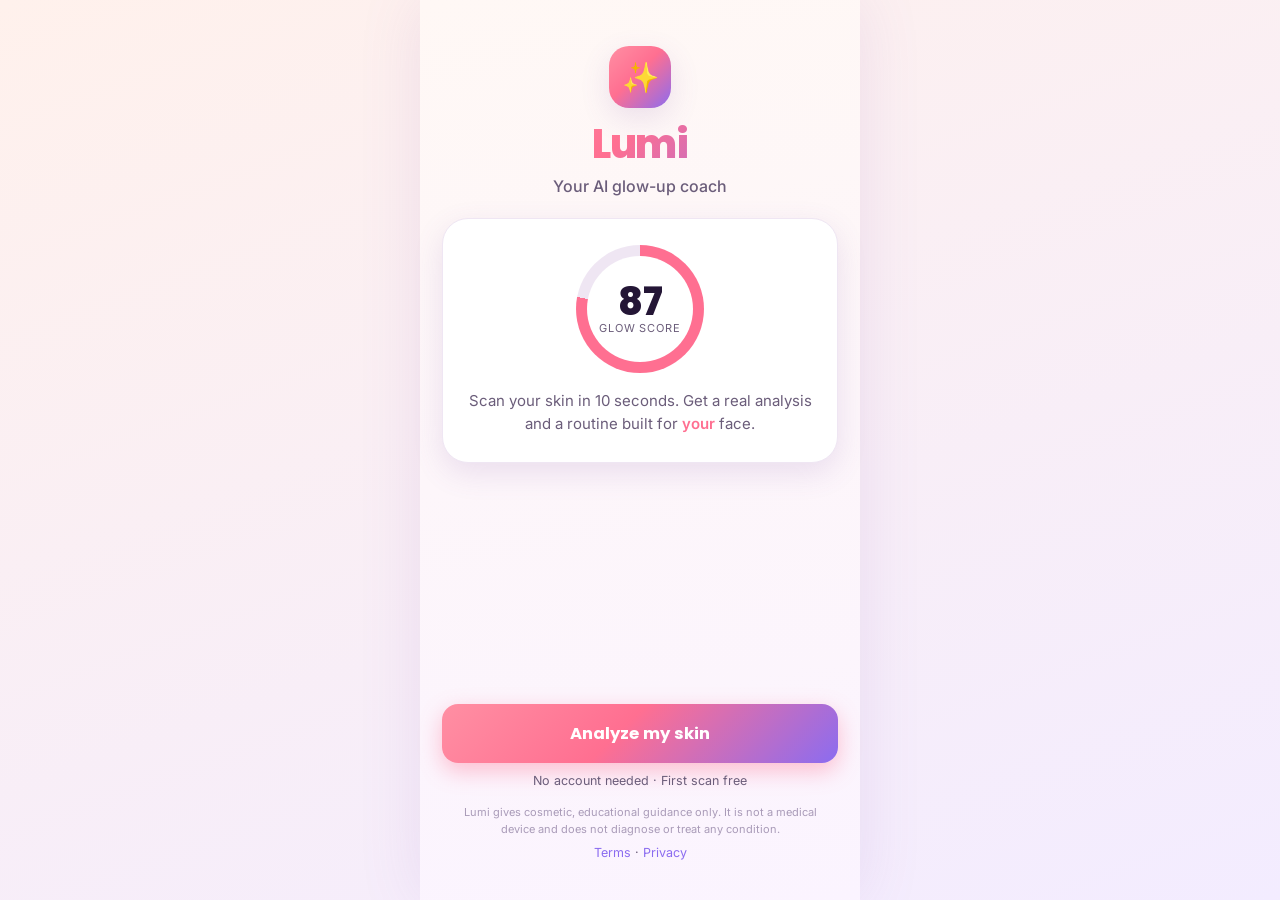
<file: index.html>
<!DOCTYPE html>
<html lang="en">
<head>
<meta charset="UTF-8" />
<meta name="viewport" content="width=device-width, initial-scale=1.0, maximum-scale=1.0, user-scalable=no" />
<meta name="theme-color" content="#FFF1EC" />
<title>Lumi — AI Skin & Glow-Up Coach</title>
<link rel="preconnect" href="https://fonts.googleapis.com" />
<link rel="preconnect" href="https://fonts.gstatic.com" crossorigin />
<link href="https://fonts.googleapis.com/css2?family=Poppins:wght@500;600;700;800&family=Inter:wght@400;500;600&display=swap" rel="stylesheet" />
<link rel="stylesheet" href="styles.css?v=4" />
</head>
<body>
<div class="phone">

  <!-- ============ START ============ -->
  <section id="view-start" class="view active">
    <div class="brand-mark">✨</div>
    <h1 class="logo">Lumi</h1>
    <p class="tagline">Your AI glow-up coach</p>
    <div class="hero-card">
      <div class="hero-ring">
        <span class="hero-ring-num">87</span>
        <span class="hero-ring-lbl">Glow Score</span>
      </div>
      <p class="hero-blurb">Scan your skin in 10 seconds. Get a real analysis and a routine built for <em>your</em> face.</p>
    </div>
    <button id="btn-start" class="btn btn-primary">Analyze my skin</button>
    <p class="micro">No account needed · First scan free</p>
    <p class="disclaimer-sm">Lumi gives cosmetic, educational guidance only. It is not a medical device and does not diagnose or treat any condition.</p>
    <p class="micro foot-links"><a href="terms.html">Terms</a> · <a href="privacy.html">Privacy</a></p>
  </section>

  <!-- ============ CAPTURE ============ -->
  <section id="view-capture" class="view">
    <button class="back" data-back="view-start">‹</button>
    <h2 class="screen-title">Take a selfie</h2>
    <p class="screen-sub">Face the light. No makeup, no filter, neutral expression.</p>

    <label id="drop" class="capture-frame" for="file-input">
      <img id="preview" alt="" hidden />
      <div id="capture-placeholder" class="capture-placeholder">
        <div class="cap-icon">📷</div>
        <span>Tap to take or upload a photo</span>
      </div>
    </label>
    <input id="file-input" type="file" accept="image/*" capture="user" hidden />

    <ul class="tips">
      <li>✅ Bright, even light</li>
      <li>✅ Front-facing, fill the frame</li>
      <li>🚫 Avoid harsh shadows / filters</li>
    </ul>

    <button id="btn-analyze" class="btn btn-primary" disabled>Analyze</button>
  </section>

  <!-- ============ ANALYZING ============ -->
  <section id="view-analyzing" class="view">
    <div class="scan-visual">
      <img id="scan-img" alt="" />
      <div class="scan-line"></div>
    </div>
    <h2 class="screen-title">Analyzing your skin…</h2>
    <ul id="analyze-steps" class="analyze-steps"></ul>
    <div class="bar"><div id="analyze-bar" class="bar-fill"></div></div>
  </section>

  <!-- ============ RESULTS ============ -->
  <section id="view-results" class="view">
    <h2 class="screen-title">Your skin report</h2>
    <div class="score-wrap">
      <svg class="ring" viewBox="0 0 120 120">
        <circle class="ring-bg" cx="60" cy="60" r="52" />
        <circle id="score-ring" class="ring-fg" cx="60" cy="60" r="52" />
      </svg>
      <div class="score-center">
        <span id="glow-score" class="score-num">–</span>
        <span class="score-lbl">Glow Score</span>
      </div>
    </div>
    <p id="score-verdict" class="score-verdict"></p>

    <div id="metrics" class="metrics"></div>

    <div class="concern-block">
      <h3 class="block-title">Your focus areas</h3>
      <div id="concerns" class="concerns"></div>
    </div>

    <button id="btn-get-routine" class="btn btn-primary">Get my glow-up routine</button>
    <p class="disclaimer-sm">Estimates are based on your photo and lighting. For any medical skin concern, see a dermatologist.</p>
  </section>

  <!-- ============ PAYWALL ============ -->
  <section id="view-paywall" class="view">
    <button class="back" data-back="view-results">‹</button>
    <div class="paywall-head">
      <div class="brand-mark sm">✨</div>
      <h2 class="screen-title">Unlock your glow-up plan</h2>
    </div>
    <ul class="unlock-list">
      <li>🧴 Your personalized AM + PM routine</li>
      <li>📈 Daily progress tracking &amp; before/after</li>
      <li>🔁 Unlimited re-scans to watch your score climb</li>
      <li>🎯 Weekly focus tuned to your skin</li>
    </ul>
    <div class="price-card">
      <div class="price-badge">3 days free</div>
      <div class="price-main"><span id="price-weekly">$6.99</span><span class="price-per">/week</span></div>
      <p class="price-sub">Free for 3 days, then billed weekly. Cancel anytime.</p>
    </div>
    <button id="btn-trial" class="btn btn-primary">Start my free trial</button>
    <button id="btn-restore" class="btn btn-ghost">Restore purchase</button>
    <p class="legal">By continuing you agree to the <a href="terms.html">Terms</a> &amp; <a href="privacy.html">Privacy Policy</a>. Subscription auto-renews until cancelled in your App Store settings.</p>
    <button id="btn-demo-unlock" class="demo-link">▷ Preview unlocked (demo)</button>
  </section>

  <!-- ============ ROUTINE ============ -->
  <section id="view-routine" class="view">
    <h2 class="screen-title">Your glow-up routine</h2>
    <p id="routine-intro" class="screen-sub"></p>
    <div id="routine-content" class="routine-content"></div>
    <div class="routine-note">
      💡 Introduce one new active at a time, patch-test first, and wear SPF every morning. This is cosmetic guidance, not medical advice.
    </div>
    <button id="btn-track" class="btn btn-primary">Track my progress</button>
  </section>

  <!-- ============ PROGRESS ============ -->
  <section id="view-progress" class="view">
    <h2 class="screen-title">Your progress</h2>
    <div id="streak" class="streak"></div>
    <div class="chart-card">
      <div id="progress-chart" class="chart"></div>
      <div class="chart-x" id="chart-x"></div>
    </div>
    <div id="progress-content" class="progress-content"></div>
    <button id="btn-rescan" class="btn btn-primary">Scan again</button>
    <button id="btn-reset" class="btn btn-ghost">Reset history</button>
  </section>

  <div id="toast" class="toast"></div>
</div>
<script src="app.js?v=2"></script>
</body>
</html>
</file>
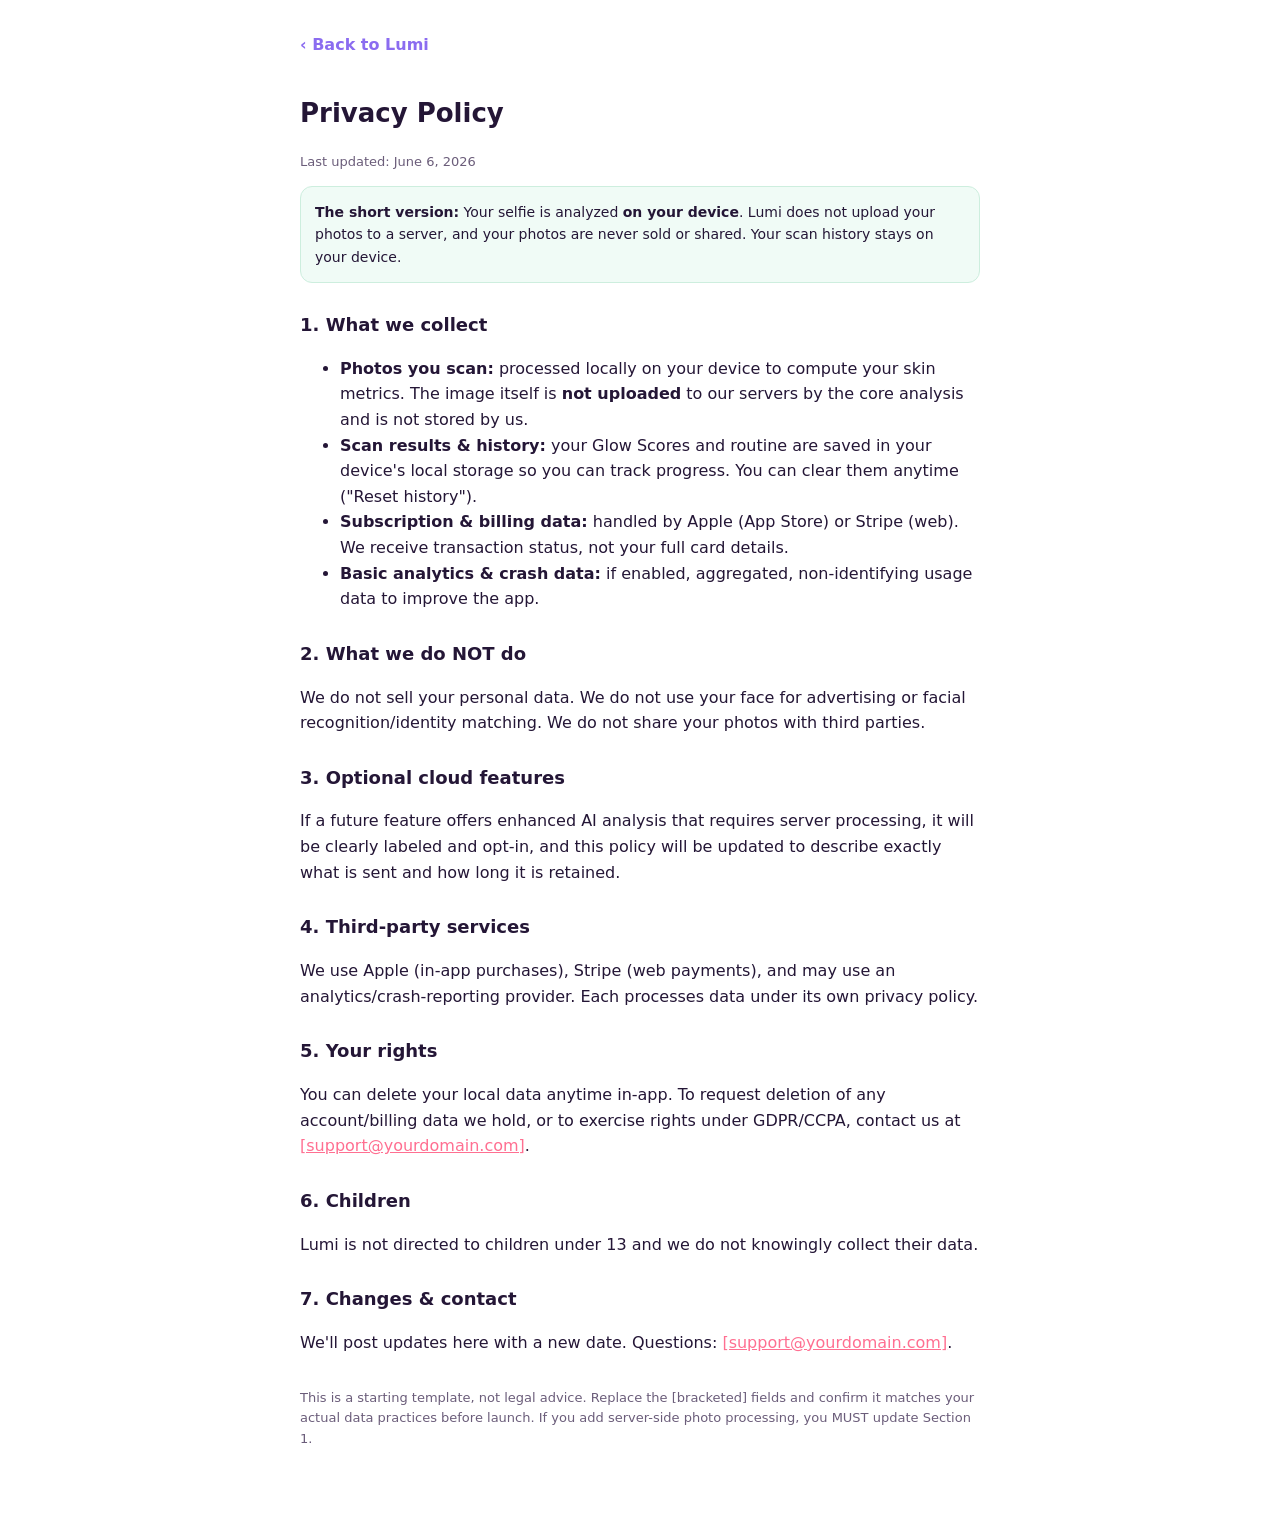
<file: privacy.html>
<!DOCTYPE html>
<html lang="en"><head>
<meta charset="UTF-8" /><meta name="viewport" content="width=device-width, initial-scale=1.0" />
<title>Privacy Policy — Lumi</title>
<meta name="color-scheme" content="light" />
<style>
html{background:#fff}
body{font-family:-apple-system,system-ui,sans-serif;max-width:680px;margin:0 auto;padding:32px 22px 64px;color:#241636;background:#fff;line-height:1.6}
h1{font-size:26px}h2{font-size:18px;margin-top:28px}a{color:#FF6F91}
.back{display:inline-block;margin-bottom:18px;text-decoration:none;color:#8B6CF0;font-weight:600}
.muted{color:#6b5d7a;font-size:13px}
.box{background:#f0fbf6;border:1px solid #cdeede;border-radius:12px;padding:14px;font-size:14px}
</style></head><body>
<a class="back" href="index.html">‹ Back to Lumi</a>
<h1>Privacy Policy</h1>
<p class="muted">Last updated: June 6, 2026</p>

<div class="box"><strong>The short version:</strong> Your selfie is analyzed <strong>on your device</strong>. Lumi does not upload your photos to a server, and your photos are never sold or shared. Your scan history stays on your device.</div>

<h2>1. What we collect</h2>
<ul>
<li><strong>Photos you scan:</strong> processed locally on your device to compute your skin metrics. The image itself is <strong>not uploaded</strong> to our servers by the core analysis and is not stored by us.</li>
<li><strong>Scan results &amp; history:</strong> your Glow Scores and routine are saved in your device's local storage so you can track progress. You can clear them anytime ("Reset history").</li>
<li><strong>Subscription &amp; billing data:</strong> handled by Apple (App Store) or Stripe (web). We receive transaction status, not your full card details.</li>
<li><strong>Basic analytics &amp; crash data:</strong> if enabled, aggregated, non-identifying usage data to improve the app.</li>
</ul>

<h2>2. What we do NOT do</h2>
<p>We do not sell your personal data. We do not use your face for advertising or facial recognition/identity matching. We do not share your photos with third parties.</p>

<h2>3. Optional cloud features</h2>
<p>If a future feature offers enhanced AI analysis that requires server processing, it will be clearly labeled and opt-in, and this policy will be updated to describe exactly what is sent and how long it is retained.</p>

<h2>4. Third-party services</h2>
<p>We use Apple (in-app purchases), Stripe (web payments), and may use an analytics/crash-reporting provider. Each processes data under its own privacy policy.</p>

<h2>5. Your rights</h2>
<p>You can delete your local data anytime in-app. To request deletion of any account/billing data we hold, or to exercise rights under GDPR/CCPA, contact us at <a href="mailto:[support@yourdomain.com]">[support@yourdomain.com]</a>.</p>

<h2>6. Children</h2>
<p>Lumi is not directed to children under 13 and we do not knowingly collect their data.</p>

<h2>7. Changes &amp; contact</h2>
<p>We'll post updates here with a new date. Questions: <a href="mailto:[support@yourdomain.com]">[support@yourdomain.com]</a>.</p>

<p class="muted" style="margin-top:32px">This is a starting template, not legal advice. Replace the [bracketed] fields and confirm it matches your actual data practices before launch. If you add server-side photo processing, you MUST update Section 1.</p>
</body></html>
</file>
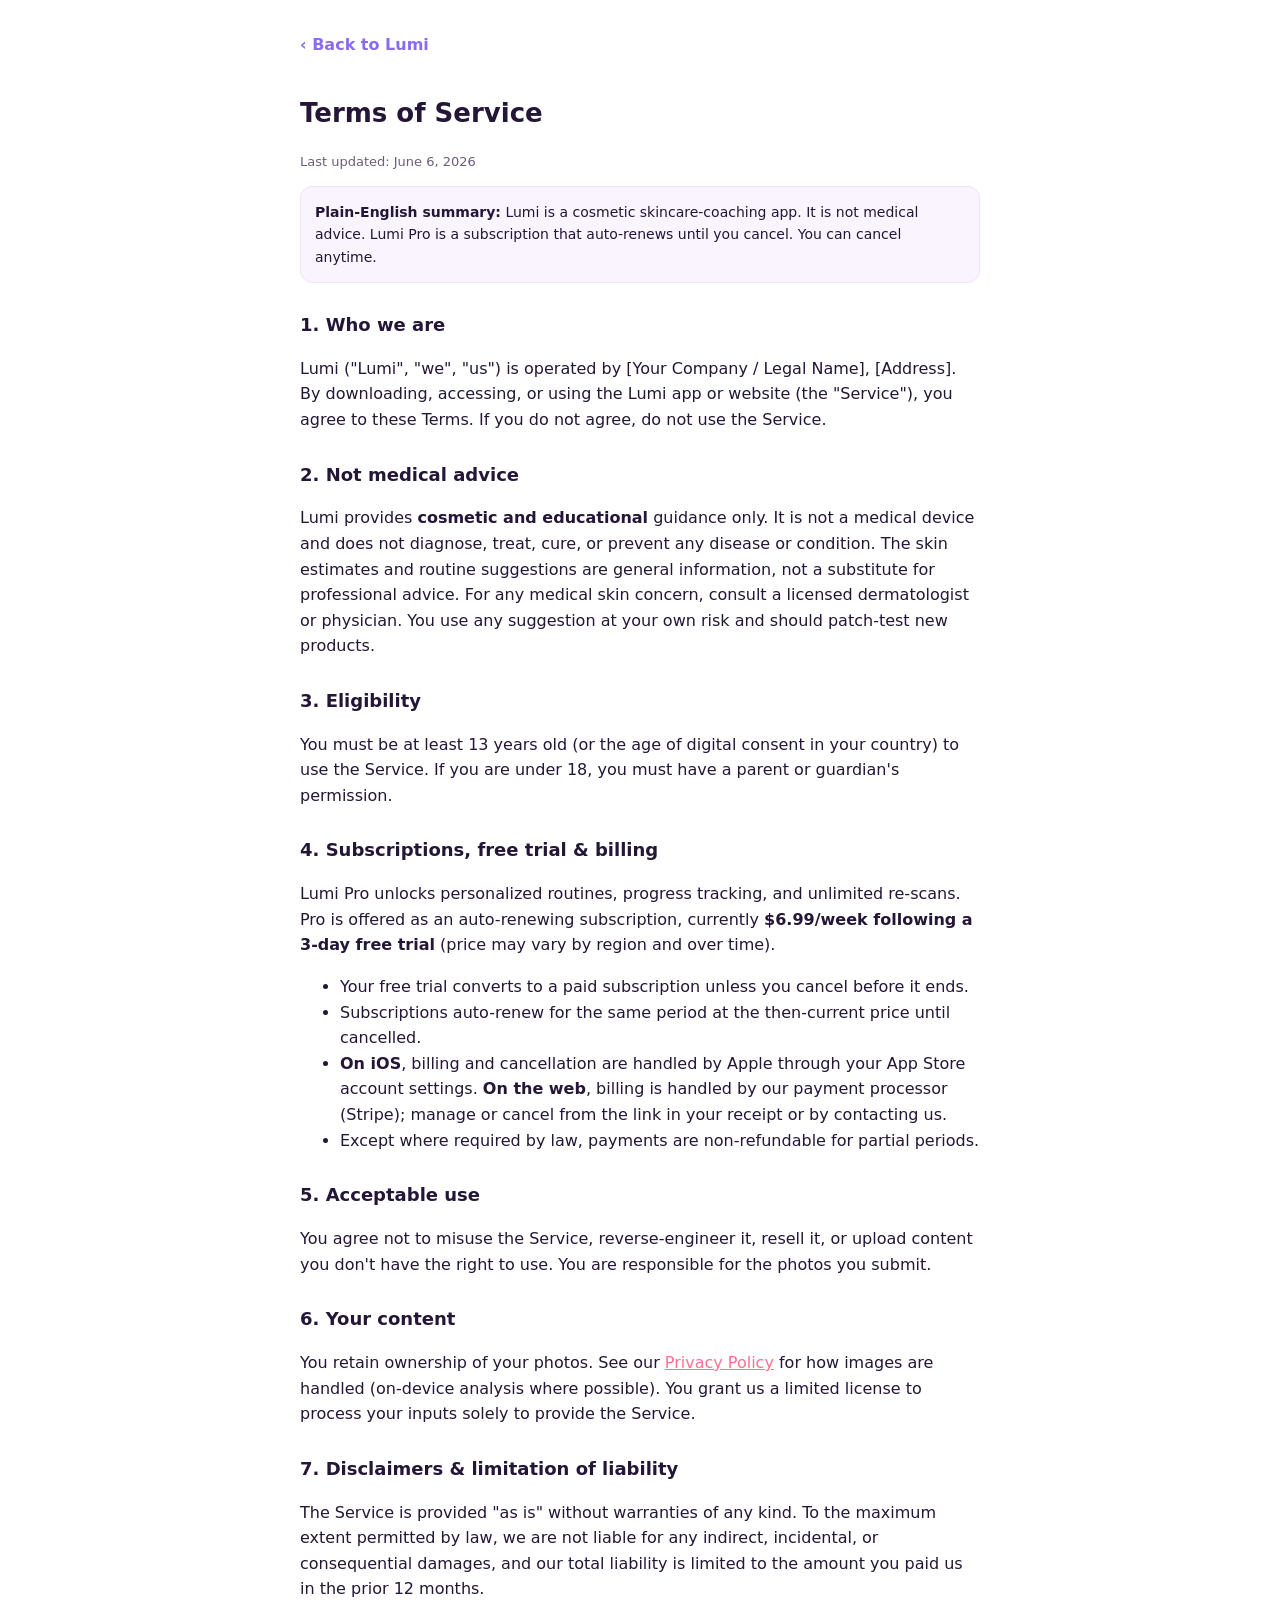
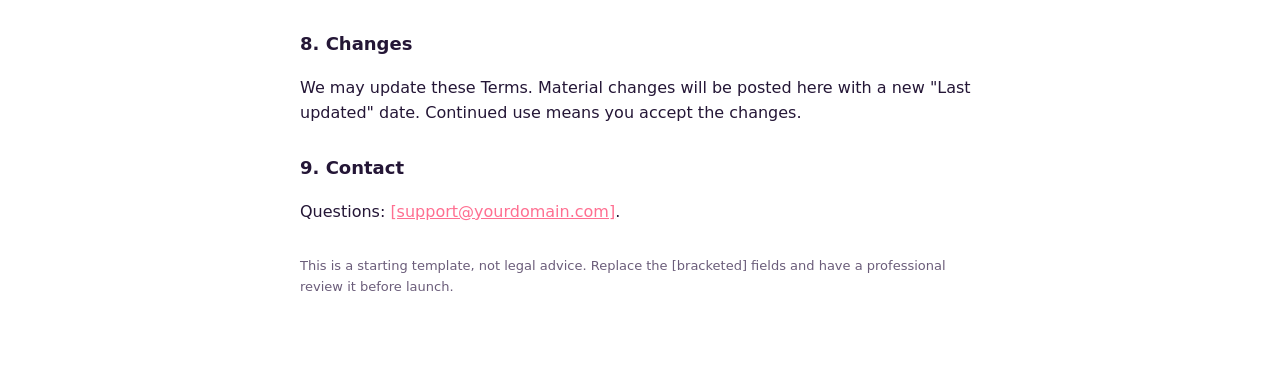
<file: terms.html>
<!DOCTYPE html>
<html lang="en"><head>
<meta charset="UTF-8" /><meta name="viewport" content="width=device-width, initial-scale=1.0" />
<title>Terms of Service — Lumi</title>
<meta name="color-scheme" content="light" />
<style>
html{background:#fff}
body{font-family:-apple-system,system-ui,sans-serif;max-width:680px;margin:0 auto;padding:32px 22px 64px;color:#241636;background:#fff;line-height:1.6}
h1{font-size:26px}h2{font-size:18px;margin-top:28px}a{color:#FF6F91}
.back{display:inline-block;margin-bottom:18px;text-decoration:none;color:#8B6CF0;font-weight:600}
.muted{color:#6b5d7a;font-size:13px}
.box{background:#faf4ff;border:1px solid #efe6f3;border-radius:12px;padding:14px;font-size:14px}
</style></head><body>
<a class="back" href="index.html">‹ Back to Lumi</a>
<h1>Terms of Service</h1>
<p class="muted">Last updated: June 6, 2026</p>

<div class="box"><strong>Plain-English summary:</strong> Lumi is a cosmetic skincare-coaching app. It is not medical advice. Lumi Pro is a subscription that auto-renews until you cancel. You can cancel anytime.</div>

<h2>1. Who we are</h2>
<p>Lumi ("Lumi", "we", "us") is operated by [Your Company / Legal Name], [Address]. By downloading, accessing, or using the Lumi app or website (the "Service"), you agree to these Terms. If you do not agree, do not use the Service.</p>

<h2>2. Not medical advice</h2>
<p>Lumi provides <strong>cosmetic and educational</strong> guidance only. It is not a medical device and does not diagnose, treat, cure, or prevent any disease or condition. The skin estimates and routine suggestions are general information, not a substitute for professional advice. For any medical skin concern, consult a licensed dermatologist or physician. You use any suggestion at your own risk and should patch-test new products.</p>

<h2>3. Eligibility</h2>
<p>You must be at least 13 years old (or the age of digital consent in your country) to use the Service. If you are under 18, you must have a parent or guardian's permission.</p>

<h2>4. Subscriptions, free trial &amp; billing</h2>
<p>Lumi Pro unlocks personalized routines, progress tracking, and unlimited re-scans. Pro is offered as an auto-renewing subscription, currently <strong>$6.99/week following a 3-day free trial</strong> (price may vary by region and over time).</p>
<ul>
<li>Your free trial converts to a paid subscription unless you cancel before it ends.</li>
<li>Subscriptions auto-renew for the same period at the then-current price until cancelled.</li>
<li><strong>On iOS</strong>, billing and cancellation are handled by Apple through your App Store account settings. <strong>On the web</strong>, billing is handled by our payment processor (Stripe); manage or cancel from the link in your receipt or by contacting us.</li>
<li>Except where required by law, payments are non-refundable for partial periods.</li>
</ul>

<h2>5. Acceptable use</h2>
<p>You agree not to misuse the Service, reverse-engineer it, resell it, or upload content you don't have the right to use. You are responsible for the photos you submit.</p>

<h2>6. Your content</h2>
<p>You retain ownership of your photos. See our <a href="privacy.html">Privacy Policy</a> for how images are handled (on-device analysis where possible). You grant us a limited license to process your inputs solely to provide the Service.</p>

<h2>7. Disclaimers &amp; limitation of liability</h2>
<p>The Service is provided "as is" without warranties of any kind. To the maximum extent permitted by law, we are not liable for any indirect, incidental, or consequential damages, and our total liability is limited to the amount you paid us in the prior 12 months.</p>

<h2>8. Changes</h2>
<p>We may update these Terms. Material changes will be posted here with a new "Last updated" date. Continued use means you accept the changes.</p>

<h2>9. Contact</h2>
<p>Questions: <a href="mailto:[support@yourdomain.com]">[support@yourdomain.com]</a>.</p>

<p class="muted" style="margin-top:32px">This is a starting template, not legal advice. Replace the [bracketed] fields and have a professional review it before launch.</p>
</body></html>
</file>
<file: styles.css>
:root{
  --bg1:#FFF1EC; --bg2:#F3ECFF; --ink:#241636; --ink-soft:#6b5d7a;
  --rose:#FF6F91; --violet:#8B6CF0; --grad:linear-gradient(135deg,#FF8FA3 0%,#FF6F91 45%,#8B6CF0 100%);
  --card:#ffffff; --line:#efe6f3; --good:#27c093; --warn:#f5a623;
  --shadow:0 10px 30px rgba(120,80,160,.14);
}
*{box-sizing:border-box;-webkit-tap-highlight-color:transparent}
html,body{margin:0}
body{
  font-family:'Inter',-apple-system,system-ui,sans-serif;
  color:var(--ink);
  background:linear-gradient(160deg,var(--bg1),var(--bg2));
  min-height:100vh;
  overflow-x:hidden;
  display:flex;justify-content:center;align-items:stretch;
}
.phone{
  width:100%;max-width:440px;min-height:100vh;margin:0 auto;
  background:linear-gradient(170deg,#fff8f5 0%,#fbf4ff 100%);
  position:relative;box-shadow:0 0 60px rgba(140,90,180,.12);
}

/* views */
.view{display:none;flex-direction:column;padding:28px 22px 40px;min-height:100vh;animation:fade .35s ease}
.view.active{display:flex}
@keyframes fade{from{opacity:0;transform:translateY(8px)}to{opacity:1;transform:none}}

h1,h2,h3{font-family:'Poppins',sans-serif;margin:0}
.screen-title{font-size:24px;font-weight:700;letter-spacing:-.02em}
.screen-sub{color:var(--ink-soft);font-size:14.5px;margin:6px 0 18px;line-height:1.5}

/* start */
.brand-mark{font-size:30px;width:62px;height:62px;display:grid;place-items:center;border-radius:20px;background:var(--grad);box-shadow:var(--shadow);margin:18px auto 6px}
.brand-mark.sm{width:46px;height:46px;font-size:22px;border-radius:14px;margin:0}
.logo{font-size:40px;font-weight:800;text-align:center;letter-spacing:-.03em;background:var(--grad);-webkit-background-clip:text;background-clip:text;-webkit-text-fill-color:transparent}
.tagline{text-align:center;color:var(--ink-soft);margin:2px 0 22px;font-weight:500}
.hero-card{background:var(--card);border:1px solid var(--line);border-radius:26px;padding:26px 22px;box-shadow:var(--shadow);text-align:center;margin-bottom:auto}
.hero-ring{width:128px;height:128px;border-radius:50%;margin:0 auto 16px;display:grid;place-content:center;background:conic-gradient(var(--rose) 0 78%,#efe6f3 78% 100%);position:relative}
.hero-ring::after{content:"";position:absolute;inset:11px;background:#fff;border-radius:50%}
.hero-ring-num{position:relative;z-index:1;font-family:'Poppins';font-weight:800;font-size:38px;line-height:1}
.hero-ring-lbl{position:relative;z-index:1;font-size:11px;color:var(--ink-soft);letter-spacing:.08em;text-transform:uppercase}
.hero-blurb{color:var(--ink-soft);font-size:15px;line-height:1.55;margin:4px 0 0}
.hero-blurb em{color:var(--rose);font-style:normal;font-weight:600}

/* buttons */
.btn{border:0;border-radius:16px;padding:17px;font-size:16.5px;font-weight:700;font-family:'Poppins';cursor:pointer;width:100%;margin-top:16px;transition:transform .12s ease,opacity .2s}
.btn:active{transform:scale(.98)}
.btn-primary{background:var(--grad);color:#fff;box-shadow:0 8px 22px rgba(255,111,145,.42)}
.btn-primary:disabled{opacity:.45;box-shadow:none}
.btn-ghost{background:transparent;color:var(--ink-soft);box-shadow:none;font-weight:600;margin-top:8px}
.micro{text-align:center;color:var(--ink-soft);font-size:12.5px;margin:10px 0 0}
.disclaimer-sm{text-align:center;color:#a99bb8;font-size:11px;line-height:1.5;margin:16px 6px 0}

.back{position:absolute;top:22px;left:16px;width:40px;height:40px;border-radius:12px;border:1px solid var(--line);background:#fff;font-size:24px;line-height:1;color:var(--ink);cursor:pointer}

/* capture */
.capture-frame{display:block;width:100%;aspect-ratio:3/4;max-height:380px;border-radius:24px;border:2px dashed #d9c8e6;background:#faf4ff;overflow:hidden;position:relative;cursor:pointer}
.capture-frame img{width:100%;height:100%;object-fit:cover}
.capture-placeholder{position:absolute;inset:0;display:grid;place-content:center;gap:10px;text-align:center;color:var(--ink-soft);font-weight:600;font-size:14px}
.cap-icon{font-size:40px}
.tips{list-style:none;padding:0;margin:16px 0;display:flex;flex-wrap:wrap;gap:8px}
.tips li{font-size:12.5px;background:#fff;border:1px solid var(--line);padding:8px 12px;border-radius:12px;color:var(--ink-soft)}

/* analyzing */
.scan-visual{width:160px;height:160px;border-radius:50%;overflow:hidden;margin:30px auto 24px;position:relative;box-shadow:var(--shadow)}
.scan-visual img{width:100%;height:100%;object-fit:cover}
.scan-line{position:absolute;left:0;right:0;height:3px;background:linear-gradient(90deg,transparent,var(--rose),transparent);box-shadow:0 0 12px var(--rose);animation:scan 1.6s ease-in-out infinite}
@keyframes scan{0%,100%{top:6%}50%{top:92%}}
.analyze-steps{list-style:none;padding:0;margin:8px 0 22px}
.analyze-steps li{display:flex;align-items:center;gap:10px;padding:9px 4px;color:#bcaecb;font-size:14.5px;transition:color .3s}
.analyze-steps li.done{color:var(--ink)}
.analyze-steps li .dot{width:18px;height:18px;border-radius:50%;border:2px solid #e2d6ec;flex:0 0 auto;display:grid;place-content:center;font-size:11px}
.analyze-steps li.done .dot{background:var(--good);border-color:var(--good);color:#fff}
.bar{height:8px;background:#efe6f3;border-radius:99px;overflow:hidden}
.bar-fill{height:100%;width:0;background:var(--grad);transition:width .4s ease}

/* results */
.score-wrap{position:relative;width:170px;height:170px;margin:6px auto 4px}
.ring{transform:rotate(-90deg);width:170px;height:170px}
.ring-bg{fill:none;stroke:#efe6f3;stroke-width:11}
.ring-fg{fill:none;stroke:url(#g);stroke-width:11;stroke-linecap:round;stroke-dasharray:327;stroke-dashoffset:327;transition:stroke-dashoffset 1.1s cubic-bezier(.2,.8,.2,1)}
.score-center{position:absolute;inset:0;display:grid;place-content:center;text-align:center}
.score-num{font-family:'Poppins';font-weight:800;font-size:48px;line-height:1;background:var(--grad);-webkit-background-clip:text;background-clip:text;-webkit-text-fill-color:transparent}
.score-lbl{font-size:11px;letter-spacing:.1em;text-transform:uppercase;color:var(--ink-soft)}
.score-verdict{text-align:center;font-weight:600;color:var(--ink);margin:4px 0 20px;font-size:15px}
.metrics{display:flex;flex-direction:column;gap:14px}
.metric{}
.metric-top{display:flex;justify-content:space-between;align-items:baseline;font-size:14px;margin-bottom:6px}
.metric-name{font-weight:600}
.metric-val{font-family:'Poppins';font-weight:700;font-size:14px}
.metric-bar{height:7px;background:#efe6f3;border-radius:99px;overflow:hidden}
.metric-bar i{display:block;height:100%;border-radius:99px;background:var(--grad)}
.metric-note{font-size:11.5px;color:var(--ink-soft);margin-top:5px}
.concern-block{margin-top:24px}
.block-title{font-size:16px;font-weight:700;margin-bottom:10px}
.concerns{display:flex;flex-direction:column;gap:10px}
.concern{display:flex;gap:12px;align-items:flex-start;background:#fff;border:1px solid var(--line);border-radius:16px;padding:14px}
.concern .emoji{font-size:22px}
.concern h4{font-family:'Poppins';font-size:14.5px;margin:0 0 2px}
.concern p{margin:0;font-size:12.5px;color:var(--ink-soft);line-height:1.45}

/* paywall */
.paywall-head{text-align:center;display:flex;flex-direction:column;align-items:center;gap:12px;margin:10px 0 18px}
.unlock-list{list-style:none;padding:0;margin:0 0 22px;display:flex;flex-direction:column;gap:13px}
.unlock-list li{font-size:15px;font-weight:500;display:flex;gap:10px;align-items:center}
.price-card{border:2px solid var(--rose);border-radius:22px;padding:22px;text-align:center;position:relative;background:#fff;box-shadow:var(--shadow)}
.price-badge{position:absolute;top:-13px;left:50%;transform:translateX(-50%);background:var(--grad);color:#fff;font-size:12px;font-weight:700;padding:6px 16px;border-radius:99px}
.price-main{font-family:'Poppins';font-weight:800;font-size:40px;margin-top:6px}
.price-per{font-size:18px;color:var(--ink-soft);font-weight:600}
.price-sub{font-size:12.5px;color:var(--ink-soft);margin:4px 0 0}
.legal{font-size:10.5px;color:#a99bb8;text-align:center;line-height:1.5;margin:14px 4px 0}
.legal a,.foot-links a{color:#8B6CF0;text-decoration:none}
.foot-links{margin-top:8px}
.demo-link{background:none;border:0;color:#c3b4d2;font-size:12px;margin:14px auto 0;cursor:pointer;text-decoration:underline}

/* routine */
.routine-content{display:flex;flex-direction:column;gap:16px;margin-top:4px}
.routine-block{background:#fff;border:1px solid var(--line);border-radius:18px;padding:16px;box-shadow:var(--shadow)}
.routine-block h3{font-size:15px;display:flex;align-items:center;gap:8px;margin-bottom:12px}
.step{display:flex;gap:12px;padding:9px 0;border-top:1px solid var(--line)}
.step:first-of-type{border-top:0}
.step-num{width:24px;height:24px;border-radius:50%;background:var(--grad);color:#fff;font-size:12px;font-weight:700;display:grid;place-content:center;flex:0 0 auto;font-family:'Poppins'}
.step b{font-size:14px;font-weight:600}
.step span{display:block;font-size:12px;color:var(--ink-soft);margin-top:2px;line-height:1.45}
.routine-note{background:#fef6e9;border:1px solid #f5e2bf;border-radius:14px;padding:13px;font-size:12.5px;color:#8a6d2f;margin-top:18px;line-height:1.5}

/* progress */
.streak{text-align:center;font-weight:600;color:var(--ink-soft);margin:2px 0 16px;font-size:14px}
.chart-card{background:#fff;border:1px solid var(--line);border-radius:18px;padding:18px 14px 10px;box-shadow:var(--shadow)}
.chart{height:130px;display:flex;align-items:flex-end;gap:10px;justify-content:space-around}
.chart .col{flex:1;display:flex;flex-direction:column;align-items:center;justify-content:flex-end;height:100%;gap:6px}
.chart .col i{width:60%;max-width:34px;border-radius:8px 8px 4px 4px;background:var(--grad);display:block;transition:height .8s ease}
.chart .col .v{font-family:'Poppins';font-weight:700;font-size:12px}
.chart-x{display:flex;justify-content:space-around;margin-top:8px}
.chart-x span{flex:1;text-align:center;font-size:10.5px;color:var(--ink-soft)}
.progress-content{margin-top:18px;display:flex;flex-direction:column;gap:10px}
.delta{background:#fff;border:1px solid var(--line);border-radius:14px;padding:14px;display:flex;justify-content:space-between;align-items:center;font-size:13.5px}
.delta b{font-family:'Poppins'}
.up{color:var(--good)} .down{color:var(--rose)}

/* toast */
.toast{position:fixed;left:50%;bottom:26px;transform:translateX(-50%) translateY(160%);opacity:0;visibility:hidden;pointer-events:none;background:var(--ink);color:#fff;padding:13px 20px;border-radius:14px;font-weight:600;font-size:13.5px;line-height:1.4;box-shadow:0 12px 32px rgba(36,22,54,.35);z-index:50;max-width:340px;width:calc(100% - 44px);text-align:center;transition:transform .45s cubic-bezier(.2,.85,.25,1),opacity .35s ease}
.toast.show{transform:translateX(-50%) translateY(0);opacity:1;visibility:visible;pointer-events:auto}
</file>
